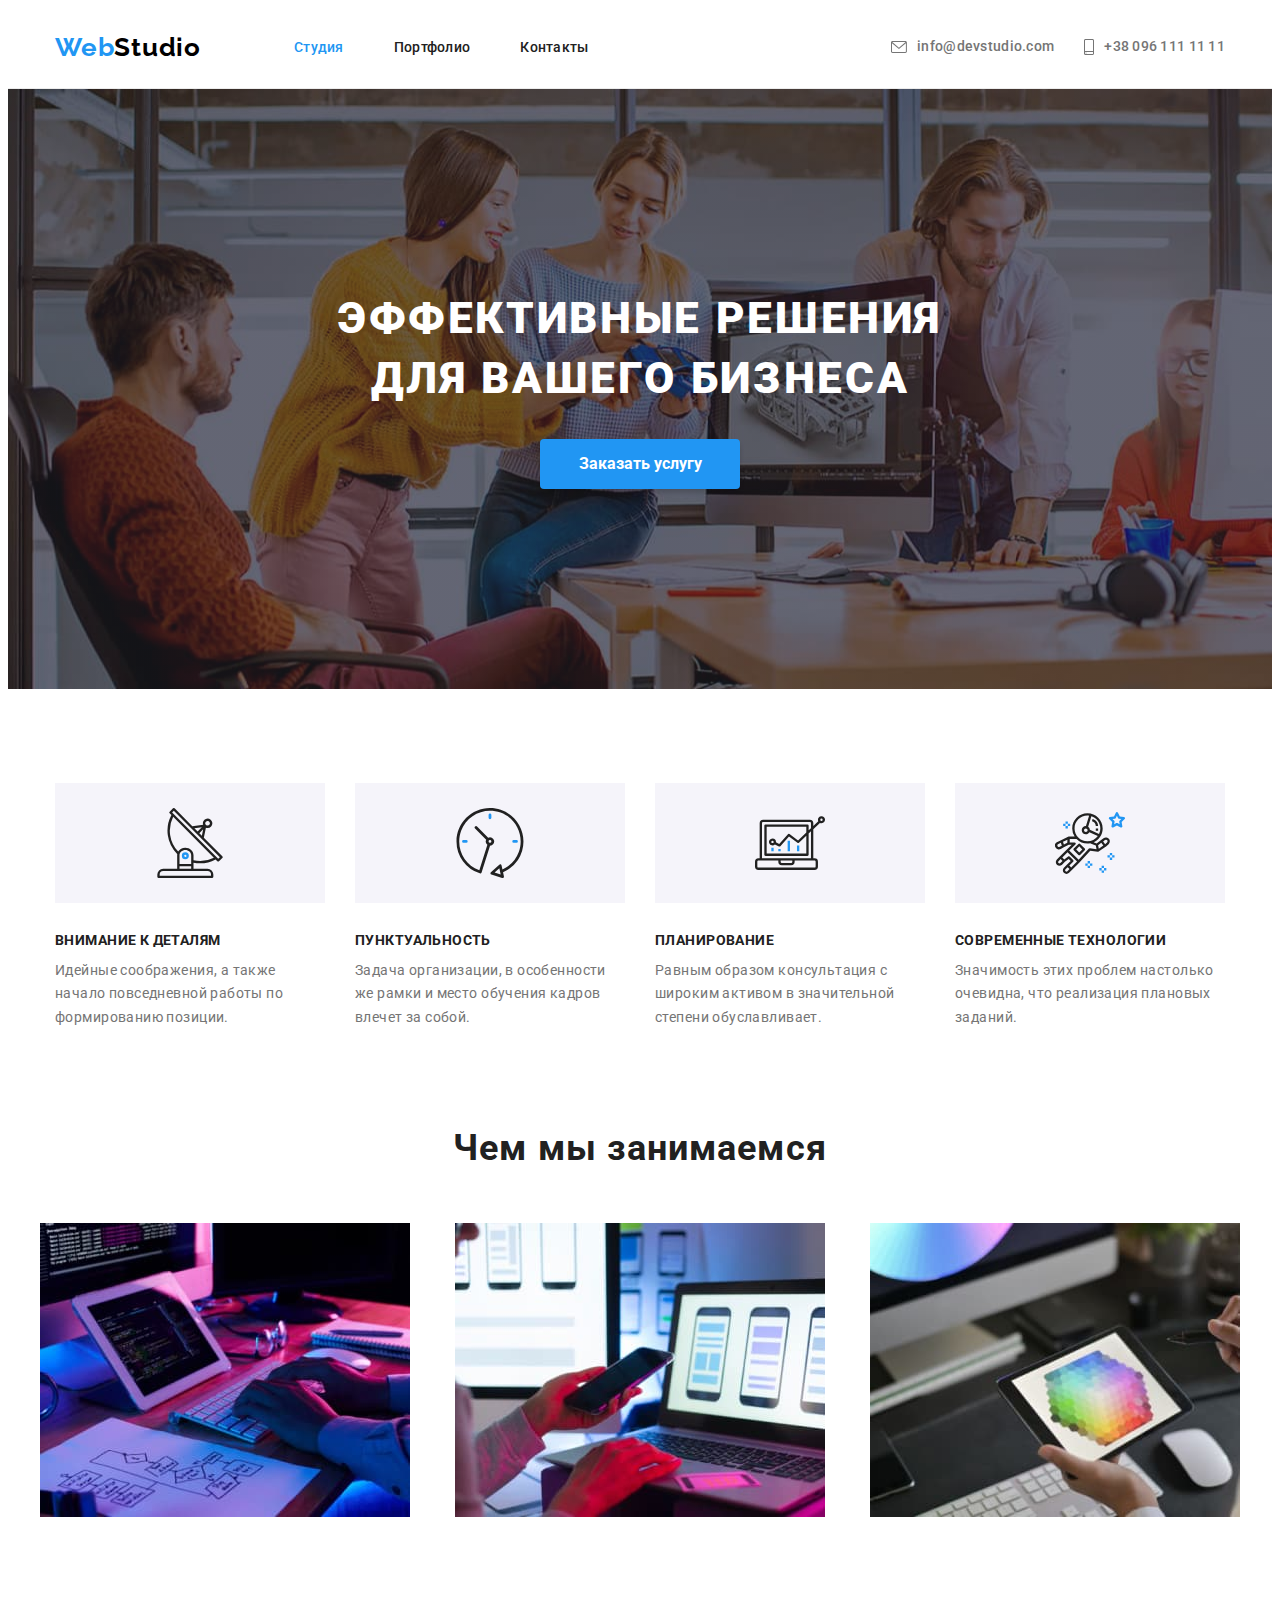
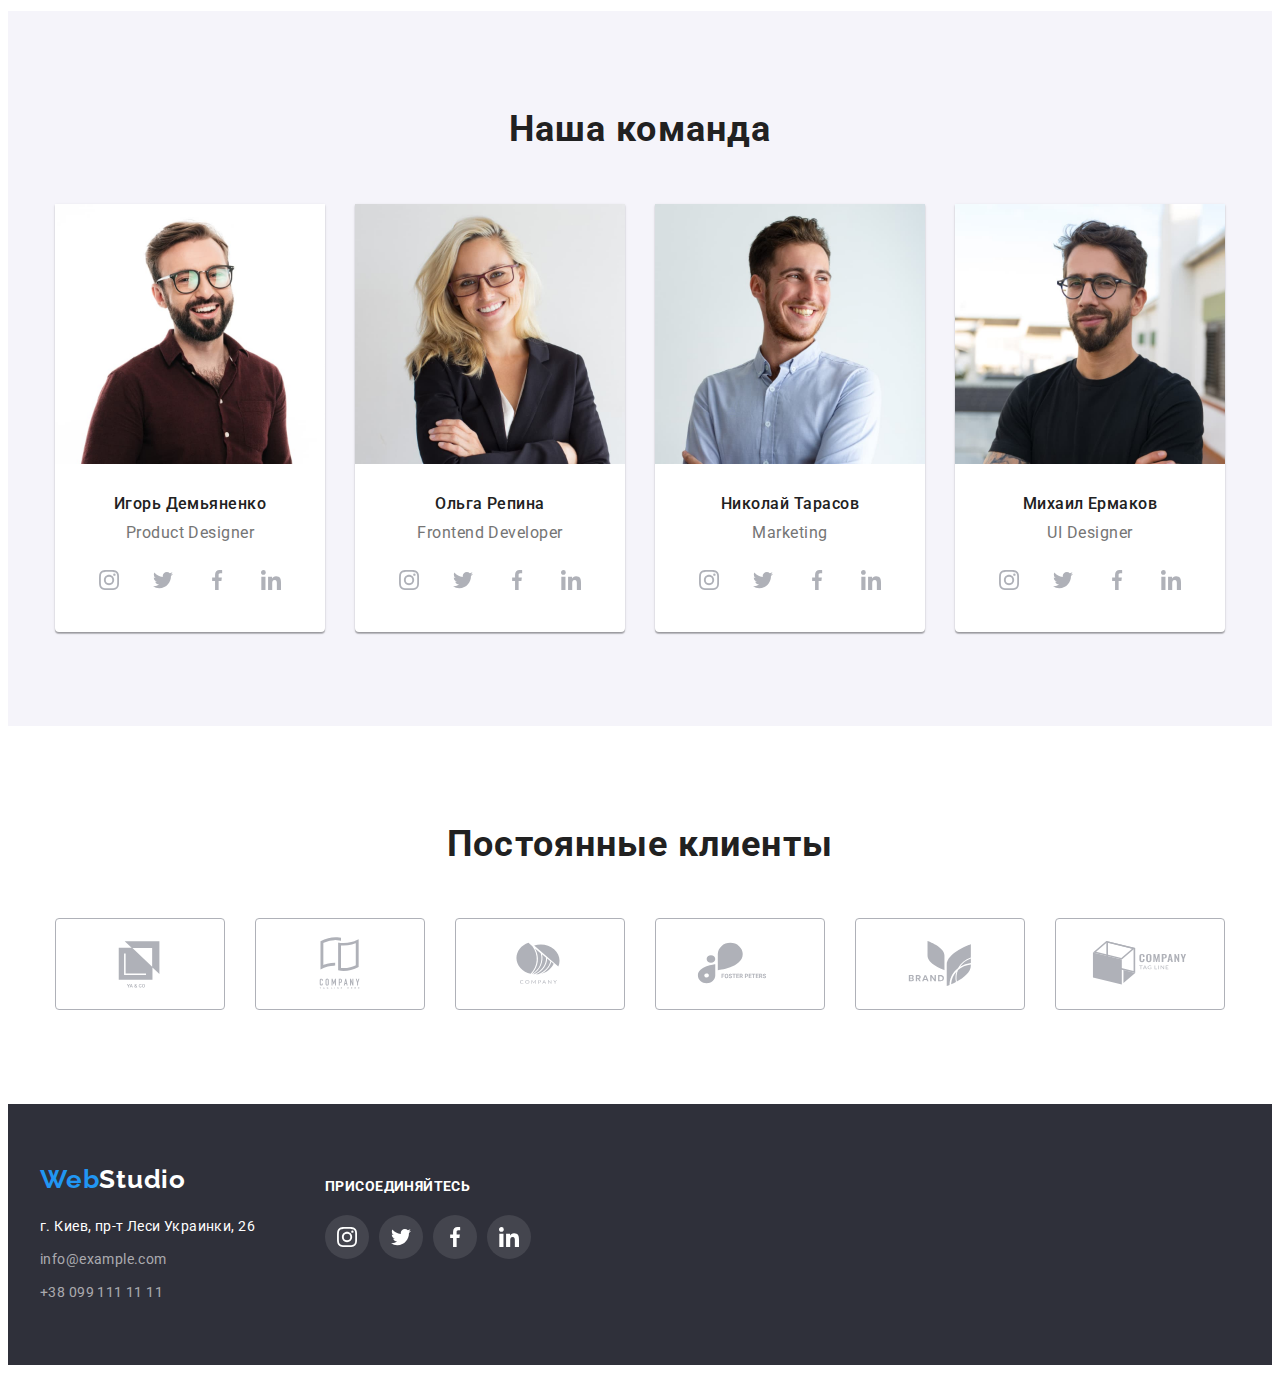
<file: index.html>
<!DOCTYPE html>
<html lang="ru">
<head>
  <meta charset="UTF-8">
  <meta http-equiv="X-UA-Compatible" content="IE=edge">
  <meta name="viewport" content="width=device-width, initial-scale=1.0">
  <title>WedStudio</title>
  <link rel="preconnect" href="https://fonts.googleapis.com">
  <link rel="preconnect" href="https://fonts.gstatic.com" crossorigin>
  <link href="https://fonts.googleapis.com/css2?family=Raleway:wght@700&family=Roboto:wght@400;500;700;900&display=swap"
    rel="stylesheet">
  <link rel="stylesheet" href="https://cdnjs.cloudflare.com/ajax/libs/modern-normalize/1.1.0/modern-normalize.min.css"
    integrity="sha512-wpPYUAdjBVSE4KJnH1VR1HeZfpl1ub8YT/NKx4PuQ5NmX2tKuGu6U/JRp5y+Y8XG2tV+wKQpNHVUX03MfMFn9Q=="
    crossorigin="anonymous" referrerpolicy="no-referrer" />
  <link rel="stylesheet" href="./css/styles.css">
</head>

<body>
  <header>
    <div class="container main-nav">
      <nav>
        <a href="index.html" class="logo header"><span class="accent">Web</span>Studio</a>

        <ul class="site-nav">
          <li class="item"><a class="current" href="index.html">Студия</a></li>
          <li class="item"><a href="portfolio.html">Портфолио</a></li>
          <li class="item"><a href="">Контакты</a></li>
        </ul>
      </nav>
      
      <ul class="contacts-header">
        <li class="item-contacts-header">
          <a class="contacts header" href="mailto:info@devstudio.com">
            <svg class="icon-contacts" width="16px" height="12px">
            <use href="./images/icons.svg#icon-envelope"></use>
          </svg>info@devstudio.com</a>
        </li>
        <li class="item-contacts-header">
          <a class="contacts header" href="tel:+380961111111">
            <svg class="icon-contacts" width="10px" height="16px">
              <use href="./images/icons.svg#icon-smartphone"></use>
            </svg>+38 096 111 11 11</a>
        </li>
      </ul>
    </div>
  </header>

  <main>
    <section class="container-hero section hero">
        <h1 class="hero-title">Эффективные решения для вашего бизнеса</h1>
        <button type="button">Заказать услугу</button>
    </section>

    <section class="section benefits">
      <div class="container benefits">
        <!-- Данный заголовок предполагается по смыслу в этой секции, но не должен отображаться на странице -->
        <h2 class="visually-hidden">Преимущества компании</h2>
        <ul class="benefits-items">
          <li class="item">
            <div class="icon-benefit">
              <svg width="70px" height="70px">
                <use href="./images/icons.svg#icon-antenna"></use>
              </svg>
            </div>
            <h3>Внимание к деталям</h3>
            <p>Идейные соображения, а также начало повседневной работы по формированию позиции.</p>
          </li>
          <li class="item">
            <div class="icon-benefit">
              <svg width="70px" height="70px">
                <use href="./images/icons.svg#icon-clock"></use>
              </svg>
            </div>
            <h3>Пунктуальность</h3>
            <p>Задача организации, в особенности же рамки и место обучения кадров влечет за собой.</p>
          </li>
          <li class="item">
            <div class="icon-benefit">
              <svg width="70px" height="70px">
                <use href="./images/icons.svg#icon-diagram"></use>
              </svg>
            </div>
            <h3>Планирование</h3>
            <p>Равным образом консультация с широким активом в значительной степени обуславливает.</p>
          </li>
          <li class="item">
            <div class="icon-benefit">
              <svg width="70px" height="70px">
                <use href="./images/icons.svg#icon-astronaut"></use>
              </svg>
            </div>
            <h3>Современные технологии</h3>
            <p>Значимость этих проблем настолько очевидна, что реализация плановых заданий.</p>
          </li>
        </ul>
      </div>
    </section>

    <section class="section services">
      <div class="container">
        <h2 class="services-title">Чем мы занимаемся</h2>
        <ul class="services-items">
          <li><img src="./images/box1.jpg" alt="box 1" width="370"></li>
          <li><img src="./images/box2.jpg" alt="box 2" width="370"></li>
          <li><img src="./images/box3.jpg" alt="box 3" width="370"></li>
        </ul>
      </div>
    </section>

    <section class="section team">
      <div class="container team">
        <h2 class="team-title">Наша команда</h2>
        <ul class="team-items">
          <li class="team-item">
            <img src="./images/img-1-2.jpg" alt="Игорь Демьяненко" width="270">
            <h3>Игорь Демьяненко</h3>
            <p lang="en">Product Designer</p>
            <div>
              <ul class="social-networks">
                <li>
                  <a href="" class="item-social-networks">
                      <svg class="icon-instagram" width="20px" height="20px">
                        <use href="./images/icons.svg#icon-instagram"></use>
                      </svg>
                  </a>
                </li>
                <li>
                  <a href="" class="item-social-networks">
                    <svg class="icon-twitter" width="20px" height="20px">
                      <use href="./images/icons.svg#icon-twitter"></use>
                    </svg>
                  </a>
                </li>
                <li>
                  <a href="" class="item-social-networks">
                    <svg class="icon-facebook" width="20px" height="20px">
                      <use href="./images/icons.svg#icon-facebook"></use>
                    </svg>
                  </a>
                </li>
                <li>
                  <a href="" class="item-social-networks">
                    <svg class="icon-linkedin" width="20px" height="20px">
                      <use href="./images/icons.svg#icon-linkedin"></use>
                    </svg>
                  </a>
                </li>
              </ul>
            </div>
          </li>
          <li class="team-item">
            <img src="./images/img-2-2.jpg" alt="Ольга Репина" width="270">
            <h3>Ольга Репина</h3>
            <p lang="en">Frontend Developer</p>
            <div>
              <ul class="social-networks">
                <li>
                  <a href="" class="item-social-networks">
                    <svg class="icon-instagram" width="20px" height="20px">
                      <use href="./images/icons.svg#icon-instagram"></use>
                    </svg>
                  </a>
                </li>
                <li>
                  <a href="" class="item-social-networks">
                    <svg class="icon-twitter" width="20px" height="20px">
                      <use href="./images/icons.svg#icon-twitter"></use>
                    </svg>
                  </a>
                </li>
                <li>
                  <a href="" class="item-social-networks">
                    <svg class="icon-facebook" width="20px" height="20px">
                      <use href="./images/icons.svg#icon-facebook"></use>
                    </svg>
                  </a>
                </li>
                <li>
                  <a href="" class="item-social-networks">
                    <svg class="icon-linkedin" width="20px" height="20px">
                      <use href="./images/icons.svg#icon-linkedin"></use>
                    </svg>
                  </a>
                </li>
              </ul>
            </div>
          </li>
          <li class="team-item">
            <img src="./images/img-3-2.jpg" alt="Николай Тарасов" width="270">
            <h3>Николай Тарасов</h3>
            <p lang="en">Marketing</p>
            <div>
              <ul class="social-networks">
                <li>
                  <a href="" class="item-social-networks">
                    <svg class="icon-instagram" width="20px" height="20px">
                      <use href="./images/icons.svg#icon-instagram"></use>
                    </svg>
                  </a>
                </li>
                <li>
                  <a href="" class="item-social-networks">
                    <svg class="icon-twitter" width="20px" height="20px">
                      <use href="./images/icons.svg#icon-twitter"></use>
                    </svg>
                  </a>
                </li>
                <li>
                  <a href="" class="item-social-networks">
                    <svg class="icon-facebook" width="20px" height="20px">
                      <use href="./images/icons.svg#icon-facebook"></use>
                    </svg>
                  </a>
                </li>
                <li>
                  <a href="" class="item-social-networks">
                    <svg class="icon-linkedin" width="20px" height="20px">
                      <use href="./images/icons.svg#icon-linkedin"></use>
                    </svg>
                  </a>
                </li>
              </ul>
            </div>

          </li>
          <li class="team-item">
            <img src="./images/img-4-2.jpg" alt="Михаил Ермаков" width="270">
            <h3>Михаил Ермаков</h3>
            <p lang="en">UI Designer</p>
            <div>
              <ul class="social-networks">
                <li>
                  <a href="" class="item-social-networks">
                    <svg class="icon-instagram" width="20px" height="20px">
                      <use href="./images/icons.svg#icon-instagram"></use>
                    </svg>
                  </a>
                </li>
                <li>
                  <a href="" class="item-social-networks">
                    <svg class="icon-twitter" width="20px" height="20px">
                      <use href="./images/icons.svg#icon-twitter"></use>
                    </svg>
                  </a>
                </li>
                <li>
                  <a href="" class="item-social-networks">
                    <svg class="icon-facebook" width="20px" height="20px">
                      <use href="./images/icons.svg#icon-facebook"></use>
                    </svg>
                  </a>
                </li>
                <li>
                  <a href="" class="item-social-networks">
                    <svg class="icon-linkedin" width="20px" height="20px">
                      <use href="./images/icons.svg#icon-linkedin"></use>
                    </svg>
                  </a>
                </li>
              </ul>
            </div>
          </li>
        </ul>
      </div>
    </section>

    <section class="section clients">
      <div class="container container-clients">
        <h2 class="clients-title">Постоянные клиенты</h2>
        <div>
          <ul class="clients-examples">
            <li class="link-site">
              <a href="" class="clients-site">
                <svg class="icon-logo" width="106px" height="60px">
                  <use href="./images/icons.svg#icon-Logo1"></use>
                </svg>
              </a>
            </li>
            <li>
              <li >
              <a href="" class="clients-site">
                <svg class="icon-logo" width="106px" height="60px">
                  <use href="./images/icons.svg#icon-Logo2"></use>
                </svg>
              </a>
            </li>
            </li>
            <li>
              <li >
              <a href="" class="clients-site">
                <svg class="icon-logo" width="106px" height="60px">
                  <use href="./images/icons.svg#icon-Logo3"></use>
                </svg>
              </a>
            </li>
            </li>
            <li>
              <li >
              <a href="" class="clients-site">
                <svg class="icon-logo" width="106px" height="60px">
                  <use href="./images/icons.svg#icon-Logo4"></use>
                </svg>
              </a>
            </li>
            </li>
            <li>
              <li >
              <a href="" class="clients-site">
                <svg class="icon-logo" width="106px" height="60px">
                  <use href="./images/icons.svg#icon-Logo5"></use>
                </svg>
              </a>
            </li>
            </li>
            <li>
              <li >
              <a href="" class="clients-site">
                <svg class="icon-logo" width="106px" height="60px">
                  <use href="./images/icons.svg#icon-Logo6"></use>
                </svg>
              </a>
            </li>
            </li>
          </ul>
        </div>
      </div>
    </section>
  </main>

<footer>
  <div class="container container-footer">
    <div class="first-column-footer">
      <a href="index.html" class="logo footer"><span class="accent">Web</span>Studio</a>
      <address>
        <ul class="adress">
          <li class="item"><a class="physical-adress" href="https://goo.gl/maps/ggvvfQNQPUt9Vm6N6" target="_blank"
              rel="noopener noreferrer">г. Киев, пр-т Леси Украинки, 26</a></li>
          <li class="item"><a class="contacts footer" href="mailto:info@example.com">info@example.com</a></li>
          <li class="item"><a class="contacts footer" href="tel:+380991111111">+38 099 111 11 11</a></li>
        </ul>
      </address>
    </div>

    <div class="second-column-footer">
      <h3 class="title-second-column-footer">Присоединяйтесь</h3>
      <ul class="social-networks-footer">
        <li>
          <a href="" class="item-social-networks-footer">
            <svg class="icon-instagram" width="20px" height="20px">
              <use href="./images/icons.svg#icon-instagram"></use>
            </svg>
          </a>
        </li>
        <li>
          <a href="" class="item-social-networks-footer">
            <svg class="icon-twitter" width="20px" height="20px">
              <use href="./images/icons.svg#icon-twitter"></use>
            </svg>
          </a>
        </li>
        <li>
          <a href="" class="item-social-networks-footer">
            <svg class="icon-facebook" width="20px" height="20px">
              <use href="./images/icons.svg#icon-facebook"></use>
            </svg>
          </a>
        </li>
        <li>
          <a href="" class="item-social-networks-footer">
            <svg class="icon-linkedin" width="20px" height="20px">
              <use href="./images/icons.svg#icon-linkedin"></use>
            </svg>
          </a>
        </li>
      </ul>
    </div>
  </div>
</footer>
</body>
</html>
</file>
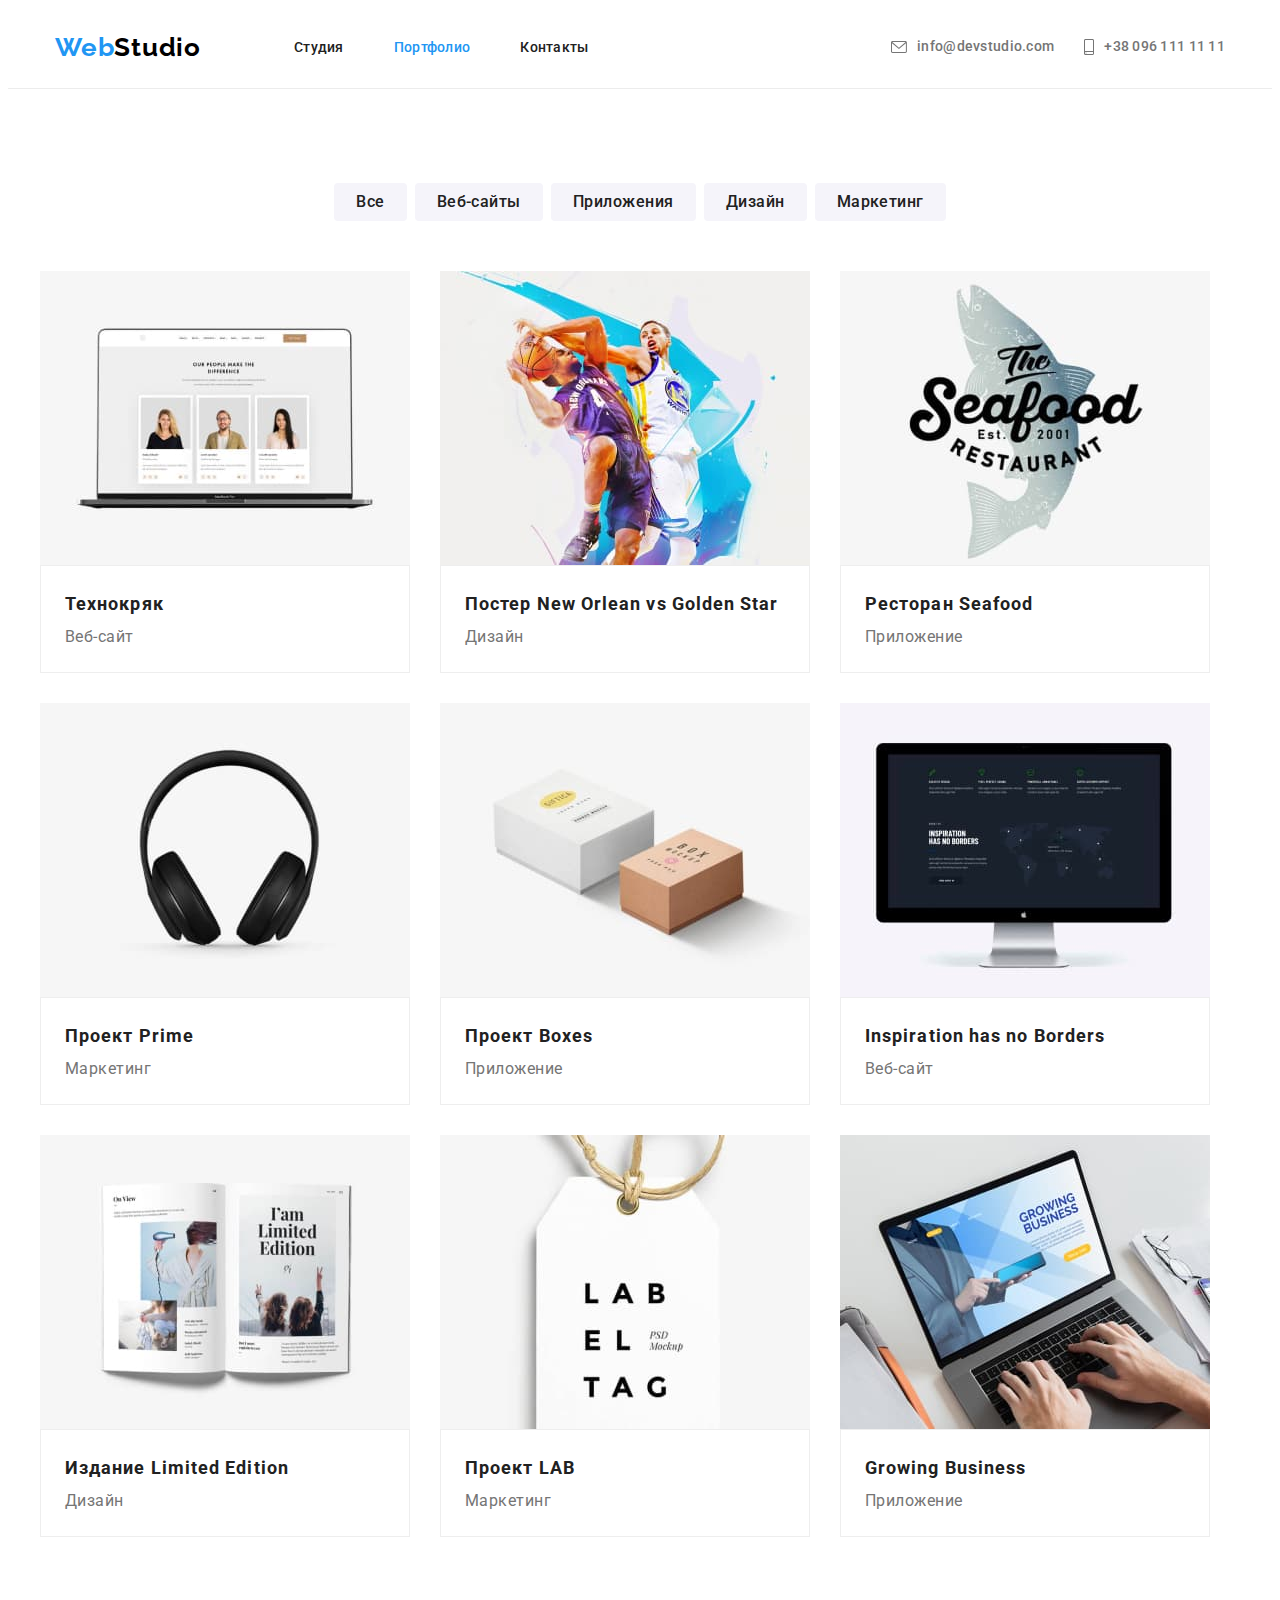
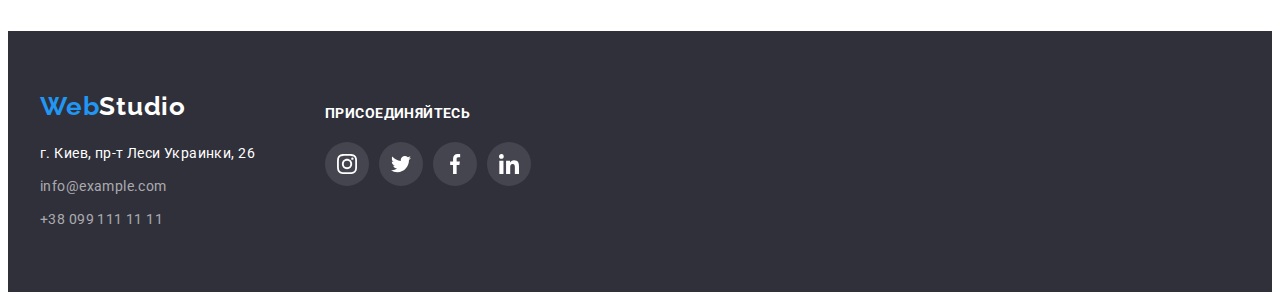
<file: portfolio.html>
<!DOCTYPE html>
<html lang="ru">
<head>
    <meta charset="UTF-8">
    <meta http-equiv="X-UA-Compatible" content="IE=edge">
    <meta name="viewport" content="width=device-width, initial-scale=1.0">
    <title>Portfolio_WedStudio</title>
    <link rel="preconnect" href="https://fonts.googleapis.com">
    <link rel="preconnect" href="https://fonts.gstatic.com" crossorigin>
    <link href="https://fonts.googleapis.com/css2?family=Raleway:wght@700&family=Roboto:wght@400;500;700;900&display=swap"
        rel="stylesheet">
    <link rel="stylesheet" href="https://cdnjs.cloudflare.com/ajax/libs/modern-normalize/1.1.0/modern-normalize.min.css"
        integrity="sha512-wpPYUAdjBVSE4KJnH1VR1HeZfpl1ub8YT/NKx4PuQ5NmX2tKuGu6U/JRp5y+Y8XG2tV+wKQpNHVUX03MfMFn9Q=="
        crossorigin="anonymous" referrerpolicy="no-referrer" />
    <link rel="stylesheet" href="./css/styles.css">
</head>

<body>

<header>
    <div class="container main-nav">
        <nav>
            <a href="index.html" class="logo header"><span class="accent">Web</span>Studio</a>

            <ul class="site-nav">
                <li class="item"><a href="index.html">Студия</a></li>
                <li class="item"><a class="current" href="portfolio.html">Портфолио</a></li>
                <li class="item"><a href="">Контакты</a></li>
            </ul>
        </nav>

        <ul class="contacts-header">
            <li class="item-contacts-header">
                <a class="contacts header" href="mailto:info@devstudio.com">
                    <svg class="icon-contacts" width="16px" height="12px">
                        <use href="./images/icons.svg#icon-envelope"></use>
                    </svg>info@devstudio.com</a>
            </li>
            <li class="item-contacts-header">
                <a class="contacts header" href="tel:+380961111111">
                    <svg class="icon-contacts" width="10px" height="16px">
                        <use href="./images/icons.svg#icon-smartphone"></use>
                    </svg>+38 096 111 11 11</a>
            </li>
        </ul>
    </div>
</header>

<main>
    <section class="section portfolio">
        <div class="container container-portfolio">
            <!-- Предполагаемый заголовок секции-->
            <h1 class="visually-hidden">Наши работы</h1>
            <ul class="work-types">
                <li><button class="button">Все</button></li>
                <li><button class="button">Веб-сайты</button></li>
                <li><button class="button">Приложения</button></li>
                <li><button class="button">Дизайн</button></li>
                <li><button class="button">Маркетинг</button></li>
            </ul>
        
            <ul class="work-examples">
                <li class="item"><a href="">
                        <img src="./images/img-5-2.jpg" alt="Пример созданного веб-сайта на мониторе ноутбука" width="370">
                        <div class="caption">
                            <h2>Технокряк</h2>
                            <p>Веб-сайт</p>
                        </div>
                    </a>
                </li>
                <li class="item"><a href="">
                        <img src="./images/img-6-2.jpg" alt="Момент баскетбольной игры" width="370">
                        <div class="caption">
                            <h2>Постер New Orlean vs Golden Star</h2>
                            <p>Дизайн</p>
                        </div>
                    </a>
                </li>
                <li class="item"><a href="">
                        <img src="./images/img-7-2.jpg" alt="Эмблема рыбного ресторана" width="370">
                        <div class="caption">
                            <h2>Ресторан Seafood</h2>
                            <p>Приложение</p>
                        </div>
                    </a>
                </li>
                <li class="item"><a href="">
                        <img src="./images/img-8-2.jpg" alt="Наушники" width="370">
                        <div class="caption">
                            <h2>Проект Prime</h2>
                            <p>Маркетинг</p>
                        </div>
                    </a>
                </li>
                <li class="item"><a href="">
                        <img src="./images/img-9-2.jpg" alt="Коробки" width="370">
                        <div class="caption">
                            <h2>Проект Boxes</h2>
                            <p>Приложение</p>
                        </div>
                    </a>
                </li>
                <li class="item"><a href="">
                        <img src="./images/img-10-2.jpg" alt="Пример созданного веб-сайта на мониторе компьютера" width="370">
                        <div class="caption">
                            <h2>Inspiration has no Borders</h2>
                            <p>Веб-сайт</p>
                        </div>
                    </a>
                </li>
                <li class="item"><a href="">
                        <img src="./images/img-11-2.jpg" alt="Открытый журнал" width="370">
                        <div class="caption">
                            <h2>Издание Limited Edition</h2>
                            <p>Дизайн</p>
                        </div>
                    </a>
                </li>
                <li class="item"><a href="">
                        <img src="./images/img-12-2.jpg" alt="Бирка с логотипом компании" width="370">
                        <div class="caption">
                            <h2>Проект LAB</h2>
                            <p>Маркетинг</p>
                        </div>
                    </a>
                </li>
                <li class="item"><a href="">
                        <img src="./images/img-13-2.jpg" alt="Пример созданного приложения на ноутбуке" width="370">
                        <div class="caption">
                            <h2>Growing Business</h2>
                            <p>Приложение</p>
                        </div>
                    </a>
                </li>
            </ul>
        </div>
    </section>
        
</main>

<footer>
    <div class="container container-footer">
        <div class="first-column-footer">
        <a href="index.html" class="logo footer"><span class="accent">Web</span>Studio</a>
        <address>
            <ul class="adress">
                <li class="item"><a class="physical-adress" href="https://goo.gl/maps/ggvvfQNQPUt9Vm6N6" target="_blank"
                        rel="noopener noreferrer">г. Киев, пр-т Леси Украинки, 26</a></li>
                <li class="item"><a class="contacts footer" href="mailto:info@example.com">info@example.com</a></li>
                <li class="item"><a class="contacts footer" href="tel:+380991111111">+38 099 111 11 11</a></li>
            </ul>
        </address>
        </div>
    
        <div class="second-column-footer">
            <h3 class="title-second-column-footer">Присоединяйтесь</h3>
            <ul class="social-networks-footer">
                <li>
                    <a href="" class="item-social-networks-footer">
                        <svg class="icon-instagram" width="20px" height="20px">
                            <use href="./images/icons.svg#icon-instagram"></use>
                        </svg>
                    </a>
                </li>
                <li>
                    <a href="" class="item-social-networks-footer">
                        <svg class="icon-twitter" width="20px" height="20px">
                            <use href="./images/icons.svg#icon-twitter"></use>
                        </svg>
                    </a>
                </li>
                <li>
                    <a href="" class="item-social-networks-footer">
                        <svg class="icon-facebook" width="20px" height="20px">
                            <use href="./images/icons.svg#icon-facebook"></use>
                        </svg>
                    </a>
                </li>
                <li>
                    <a href="" class="item-social-networks-footer">
                        <svg class="icon-linkedin" width="20px" height="20px">
                            <use href="./images/icons.svg#icon-linkedin"></use>
                        </svg>
                    </a>
                </li>
            </ul>
        </div>
    </div>
</footer>

</body>
</html>
</file>
<file: css/styles.css>
/* Правила, применимые ко всему body  */
html {
    box-sizing: border-box;
}

*,
*::before,
*::after {
    box-sizing: inherit;
}

h1, h2, h3, h4, h5, h6, p {
    margin: 0;
}

ul {
    margin: 0;
    padding-left: 0;
    list-style-type: none;
}

.visually-hidden {
    position: absolute;
    white-space: nowrap;
    width: 1px;
    height: 1px;
    overflow: hidden;
    border: 0;
    padding: 0;
    clip: rect(0 0 0 0);
    clip-path: inset(50%);
    margin: -1px;
}

img {
    display: block;
    max-width: 100%;
    height: auto;
}

:root {
    --primary-text-color: #757575;
    --title-text-color: #212121;
    --secondary-text-color: #FFFFFF;
    --accent-color: #2196F3;
    --secondary-background-color: #2F303A;
    --color-logo-black: #000000;
    --color-contacts: #757575;
    --button-background-color: #F5F4FA;
    --color-border-bottom-header: #ECECEC;
    --color-of-svg: #AFB1B8;
}

body {
    font-family: Roboto, sans-serif;
    font-style: normal;
    font-weight: 400;
    font-size: 14px;
    line-height: 1.71;
    letter-spacing: 0.03em;

    color: var(--primary-text-color);
    background-color: var(--secondary-text-color);
}

h2 {
    font-weight: 700;
    font-size: 36px;
    line-height: 1.35;
    text-align: center;
    letter-spacing: 0.03em;

    color: var(--title-text-color);
}

button {
    font-family: inherit;
    cursor: pointer;
}

a {
    text-decoration: none;
}

.container {
    width: 1200px;
    margin: 0 auto;
    /*outline: 2px solid red;*/
}

.section {
    padding-top: 94px;
    padding-bottom: 94px;
}

/* Стилизация header  */
header {
    background-color: var(--secondary-text-colour);
    padding-top: 24px;
    padding-bottom: 25px;
    border-bottom: 1px solid var(--color-border-bottom-header);
}

nav {
    display: flex;
    align-items: center;
}

.main-nav {
    display: flex;
    align-items: center;
    padding-left: 15px;
    padding-right: 15px;
}

.logo {
    font-family: Raleway, sans-serif;
    font-weight: 700;
    font-size: 26px;
    line-height: 1.19;
    letter-spacing: 0.03em;

    color: var(--color-logo-black);
}

.logo.header {
    display: block;
}

.accent {
    color: var(--accent-color);
}

.site-nav {
    display: flex;
    margin-left: 93px;
}

.site-nav .item:not(:last-child) {
    margin-right: 50px;
}

.site-nav a {
    font-weight: 500;
    font-size: 14px;
    line-height: 1.14;
    letter-spacing: 0.02em;

    color: var(--title-text-color);
}

.contacts-header {
    display: flex;
    margin-left: auto;
    align-items: center;
}

.contacts a {
    font-weight: 500;
    font-size: 14px;
    line-height: 1.14;
    letter-spacing: 0.02em;

    color: var(--color-contacts);
}

a.contacts.header {
    font-weight: 500;
    font-size: 14px;
    line-height: 1.14;
    letter-spacing: 0.02em;

    color: var(--primary-text-color);
    background-color: var(--secondary-text-color);
}

.site-nav a:hover,
.site-nav a:focus,
a.contacts.header:hover,
a.contacts.header:focus,
a.current {
    color: var(--accent-color);
}

.contacts.header {
    display: flex; 
    align-items: center;  
}

.item-contacts-header:not(:last-child) {
    margin-right: 30px;
}

.icon-contacts {
    margin-right: 10px;
    fill: currentColor;
}

.icon-envelope:hover {
    color: var(--accent-color);
}

/* Стилизация footer  */
footer {
    background-color: var(--secondary-background-color);
    padding-top: 60px;
    padding-bottom: 60px;
}

.container-footer {
    display: flex;
}

.logo.footer {
    color: var(--secondary-text-color);
   
    display: block;
    margin-bottom: 20px;
}

.physical-adress {
    font-style: none;
    font-style: normal;

    color: var(--secondary-text-color);
}

a.contacts.footer {
    font-weight: 400;
    font-size: 14px;
    line-height: 1.71;
    letter-spacing: 0.03em;
    font-style: normal;

    color: rgba(255, 255, 255, 0.6);
}
 
.adress .item:not(:last-child) {
    margin-bottom: 9px;
}


a.contacts.footer:hover,
a.contacts.footer:focus {
    color: var(--accent-color);
}

.title-second-column-footer {
    color: var(--secondary-text-color);
    font-weight: 700;
    font-size: 14px;
    line-height: 1.14;
    letter-spacing: 0.03em;
    text-transform: uppercase;
    margin-top: 15px;
}

.second-column-footer {
    width: 206px;
    height: 44px;
    margin-left: 70px;
}

.social-networks-footer {
    display: flex;
    justify-content: space-between;
    margin-top: 20px;
}

.item-social-networks-footer {
    display: flex;
    justify-content: center;
    align-items: center;
    width: 44px;
    height: 44px;
    
    background-color: rgba(255, 255, 255, 0.1);
    fill: var(--secondary-text-color);
    border-radius: 50%;
}

.item-social-networks-footer:hover,
.item-social-networks-footer:focus {
    background-color: var(--accent-color);
    fill: var(--secondary-text-color);
    border-radius: 50%;
}

/* Стилизация main главной страницы */

/* Стилизация секции hero */
.hero {
    text-align: center;
    letter-spacing: 0.06em;

    padding-top: 200px;
    padding-bottom: 200px;

    background-color: var(--secondary-background-color);
    background-image: linear-gradient(to right, rgba(47, 48, 58, 0.4), rgba(47, 48, 58, 0.4)),
                      url("../images/background.jpg");                     
}

.container-hero {
    max-width: 1600px;
    margin-left: auto;
    margin-right: auto;
}

.hero-title {
    font-weight: 900;
    font-size: 44px;
    line-height: 1.36;
    text-transform: uppercase;

    margin: 0 auto 30px;
    text-align: center;
    letter-spacing: 0.06em;
    max-width: 696px;

    color: var(--secondary-text-color);
}

.hero button {
    font-weight: 700;
    font-size: 16px;
    line-height: 1.88;
    display: inline-block;
    align-items: center;
    margin: 0 auto; 
    min-width: 200px;
    min-height: 50px;
    border-radius: 4px;
    border: transparent;
    
    color: var(--secondary-text-color);
    background-color: var(--accent-color);

    box-shadow: 0px 4px 4px rgba(0, 0, 0, 0.15);
}

/* Стилизация секции benefits */
.container.benefits {
    padding-left: 15px;
    padding-right: 15px;
}

.benefits-items {
    display: flex;   
}

.benefits-items .item:not(:last-child) {
    margin-right: 30px;
}

.benefits-items .item {
    max-width: 270px;
}


.benefits h3 {
    font-weight: 700;
    font-size: 14px;
    line-height: 1.14;
    letter-spacing: 0.03em;
    text-transform: uppercase;
    margin-bottom: 10px;
    
    color: var(--title-text-color);
}

.benefits p {
    font-size: 14px;
    line-height: 1.71;
    letter-spacing: 0.03em;
}

.icon-benefit {
    width: 270px;
    height: 120px;

    display: flex;
    justify-content: center;
    align-items: center;

    background-color:var(--button-background-color);
    margin-bottom: 30px;
}

/* Стилизация секции services */
.section.services {
    padding-top: 0;
}

.services-items {
    display: flex;
    justify-content: space-between;
}

.services-title {
    margin-bottom: 50px;
}
  

/* Стилизация секции team */
.container.team {
    padding-left: 15px;
    padding-right: 15px;
}

.section.team {
    background-color: var(--button-background-color);
}

.team-items {
    display: flex;
    justify-content: space-between;
}

.team-item {
    background-color: var(--secondary-text-color);
    text-align: center;
    padding-bottom: 30px;
    box-shadow: 0px 1px 3px rgba(0, 0, 0, 0.12), 0px 1px 1px rgba(0, 0, 0, 0.14), 0px 2px 1px rgba(0, 0, 0, 0.2);
    border-radius: 0px 0px 4px 4px;
}

.team-title {
    margin-bottom: 50px;
}

.team {
    font-weight: 500;
    font-size: 16px;
    line-height: 1.19;
    text-align: center;
    letter-spacing: 0.03em;
}

.team h3 { 
    font-weight: 500;
    font-size: 16px;
    line-height: 1.19;
    text-align: center;
    letter-spacing: 0.03em;
    margin: 30px auto 10px;

    color: var(--title-text-color);
}

.team p {
    font-weight: 400;
    font-size: 16px;
    line-height: 1.19;
    text-align: center;
    letter-spacing: 0.03em;
}

.social-networks {
    display: flex;
    justify-content: space-between;
    width: 206px;
    margin: 0 auto;
}

.item-social-networks {
    display: flex;
    justify-content: center;
    align-items: center;
    width: 44px;
    height: 44px;
    margin-top: 16px;
    fill: var(--color-of-svg);
}

.item-social-networks:hover,
.item-social-networks:focus {
    background-color: var(--accent-color);
    fill: var( --secondary-text-color);
    border-radius: 50%;
}

/*Стилизация секции clients*/
.container-clients {
    padding-left: 15px;
    padding-right: 15px;
}

.clients-examples {
    display: flex;
    justify-content: space-between;
    margin-top: 50px;
}

.clients-site {
    display: flex;
    justify-content: center;
    align-items: center;
    width: 170px;
    height: 92px;
    border: 1px solid rgba(175, 177, 184, 1);
    border-radius: 4px;
}

.icon-logo {
    fill: var(--color-of-svg);
}

.clients-site:hover .icon-logo,
.clients-site:focus .icon-logo {
    fill: var(--accent-color);
}

.clients-site:hover,
.clients-site:focus {
    border: 1px solid var(--accent-color);
}

/* Стилизация страницы portfolio*/
.container-portfolio {
    min-width: 1170px;
}

.work-types {
    display: flex;
    justify-content: center;
    gap: 8px;
    margin-bottom: 50px;
}

.work-types .button {
    font-weight: 500;
    font-size: 16px;
    line-height: 1.62;
    text-align: center;
    letter-spacing: 0.03em;

    padding: 6px 22px;
    border: 0px;
    border-radius: 4px;
    
    color: var(--title-text-color);
    background-color: var(--button-background-color);
}

.work-types .button:hover,
.work-types .button:focus {
    color: var(--secondary-text-color);
    background-color: var(--accent-color);
    box-shadow: 0px 3px 1px rgba(0, 0, 0, 0.1), 
                0px 1px 2px rgba(0, 0, 0, 0.08), 
                0px 2px 2px rgba(0, 0, 0, 0.12);
}

.work-examples {
    display: flex;
    flex-wrap: wrap;
    gap: 30px;
}

.work-examples h2 {
    font-weight: 700;
    font-size: 18px;
    line-height: 2;
    letter-spacing: 0.06em;
    text-align: start;
    
    color: var(--title-text-color);
}


.caption {
    padding: 20px 24px;
    background-color: var(--secondary-text-color);
    border: 1px solid #EEEEEE;
}

.work-examples p {
    font-size: 16px;
    line-height: 1.88;
    letter-spacing: 0.03em;
    
    color: var(--primary-text-color);
}

.work-examples .item:hover {
    box-shadow: 0px 1px 1px rgba(0, 0, 0, 0.12), 
                0px 4px 4px rgba(0, 0, 0, 0.06), 
                1px 4px 6px rgba(0, 0, 0, 0.16);
}
</file>
